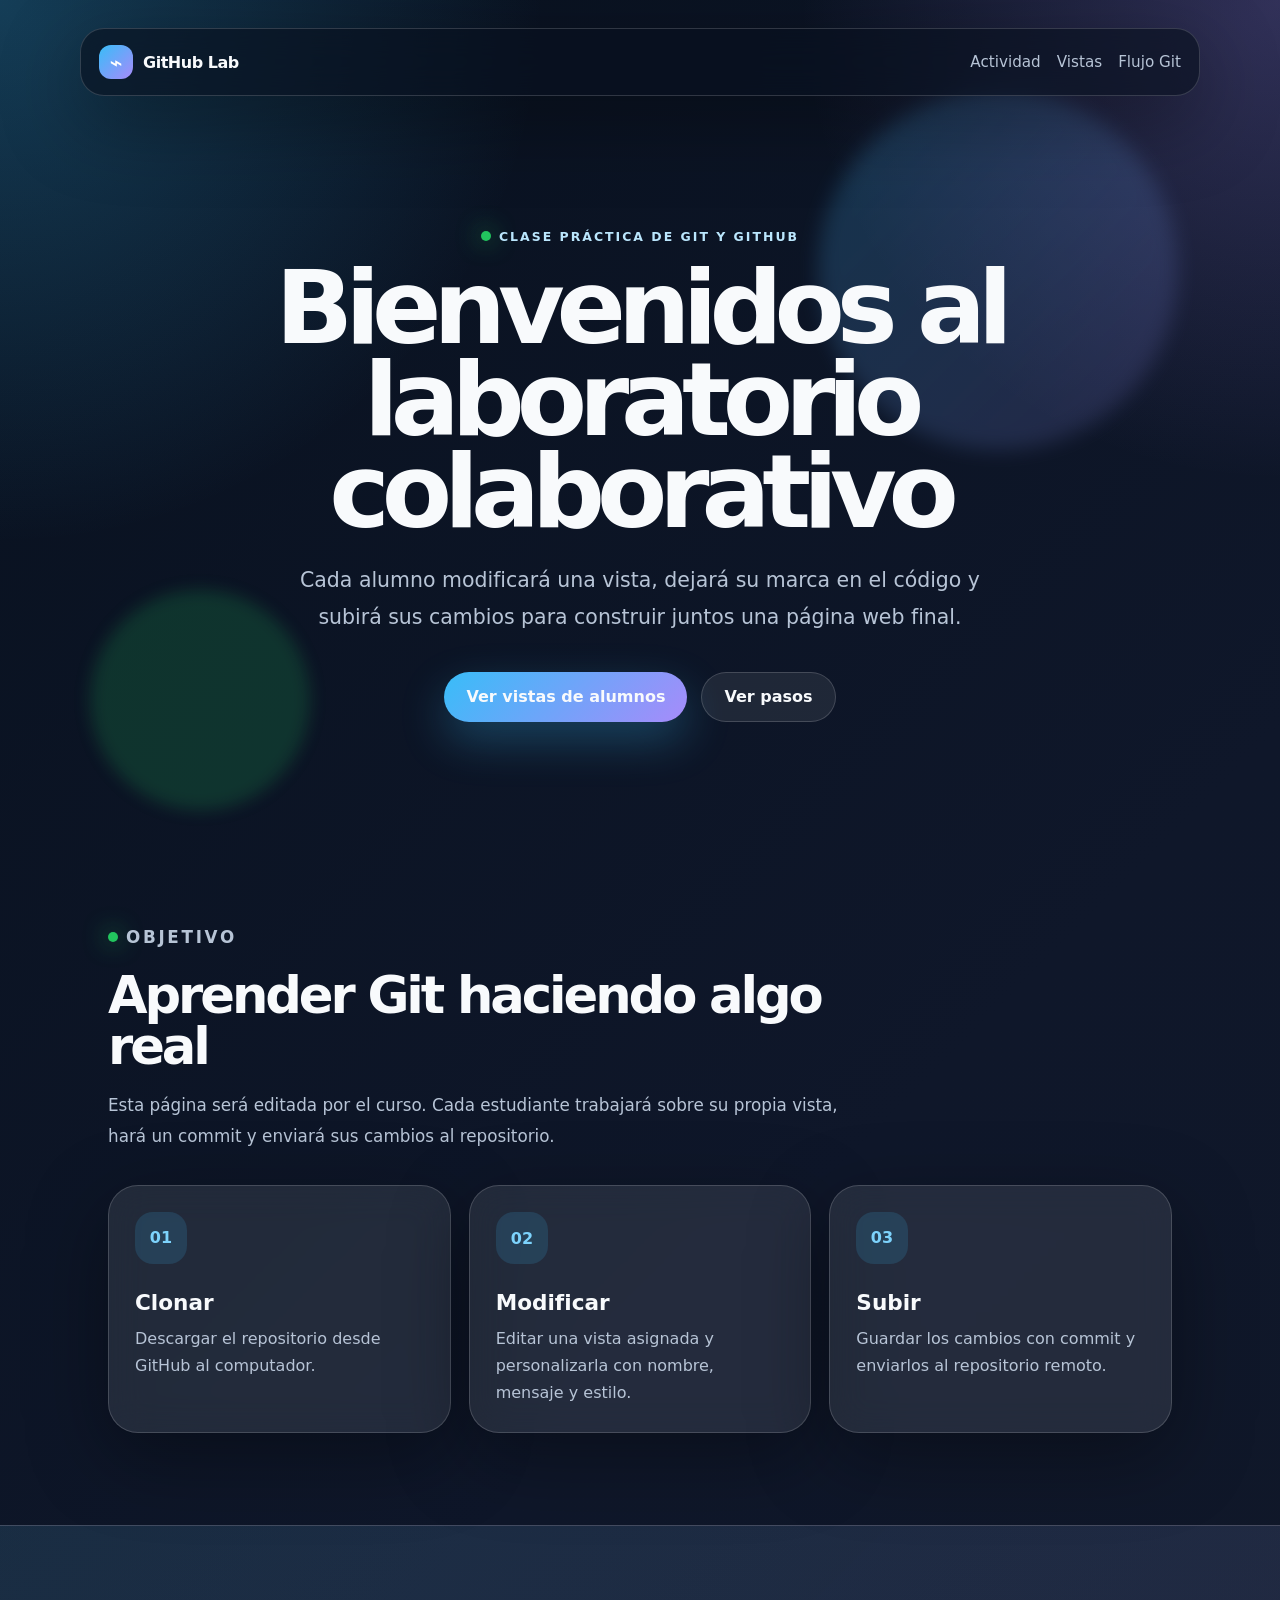
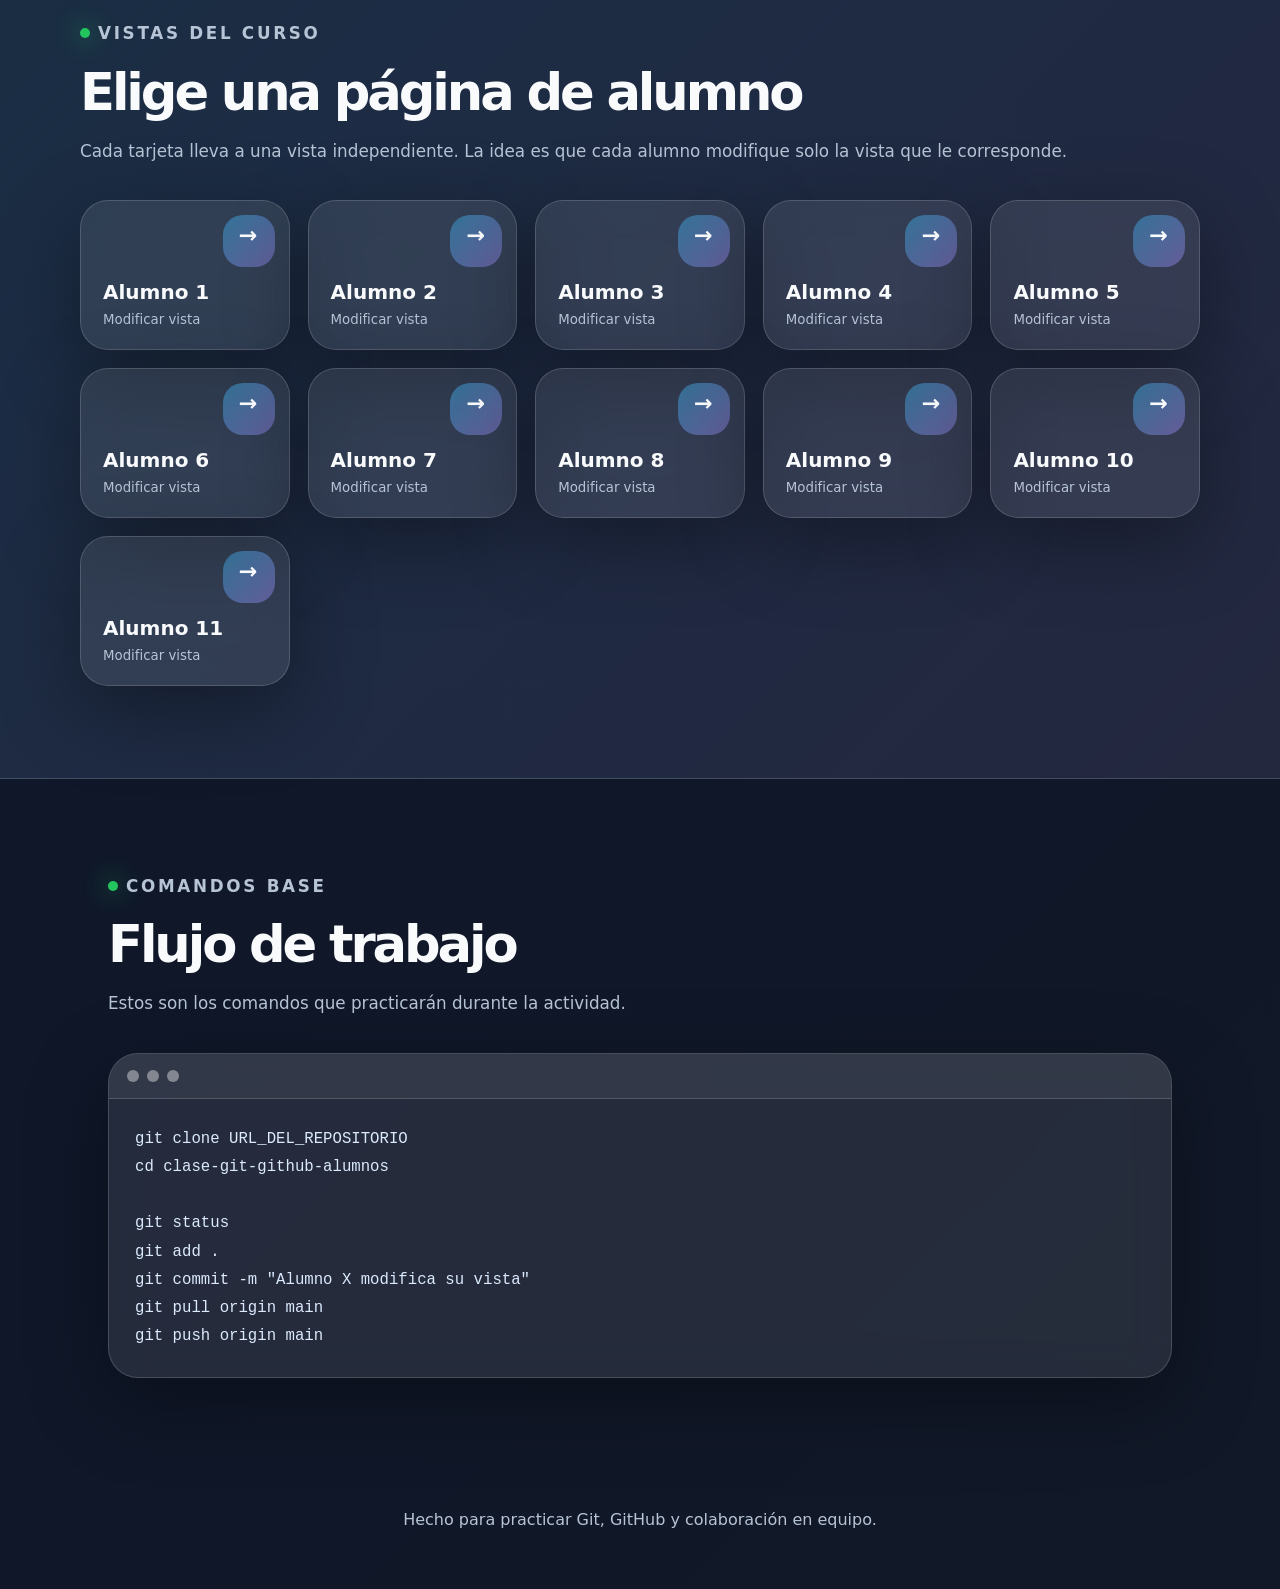
<file: index.html>
<!DOCTYPE html>
<html lang="es">
<head>
  <meta charset="UTF-8" />
  <meta name="viewport" content="width=device-width, initial-scale=1.0" />
  <title>Clase Git & GitHub | Bienvenidos</title>
  <link rel="stylesheet" href="./styles.css" />
</head>
<body>
  <header class="hero">
    <nav class="navbar">
      <a class="brand" href="./index.html">
        <span class="brand-icon">⌁</span>
        GitHub Lab
      </a>

      <div class="nav-links">
        <a href="#actividad">Actividad</a>
        <a href="#alumnos">Vistas</a>
        <a href="#flujo">Flujo Git</a>
      </div>
    </nav>

    <section class="hero-content">
      <p class="eyebrow">Clase práctica de Git y GitHub</p>
      <h1>Bienvenidos al laboratorio colaborativo</h1>
      <p class="hero-text">
        Cada alumno modificará una vista, dejará su marca en el código y subirá sus cambios
        para construir juntos una página web final.
      </p>

      <div class="hero-actions">
        <a class="btn primary" href="#alumnos">Ver vistas de alumnos</a>
        <a class="btn secondary" href="#flujo">Ver pasos</a>
      </div>
    </section>
  </header>

  <main>
    <section id="actividad" class="section">
      <div class="section-heading">
        <p class="eyebrow">Objetivo</p>
        <h2>Aprender Git haciendo algo real</h2>
        <p>
          Esta página será editada por el curso. Cada estudiante trabajará sobre su propia vista,
          hará un commit y enviará sus cambios al repositorio.
        </p>
      </div>

      <div class="feature-grid">
        <article class="feature-card">
          <span class="feature-number">01</span>
          <h3>Clonar</h3>
          <p>Descargar el repositorio desde GitHub al computador.</p>
        </article>

        <article class="feature-card">
          <span class="feature-number">02</span>
          <h3>Modificar</h3>
          <p>Editar una vista asignada y personalizarla con nombre, mensaje y estilo.</p>
        </article>

        <article class="feature-card">
          <span class="feature-number">03</span>
          <h3>Subir</h3>
          <p>Guardar los cambios con commit y enviarlos al repositorio remoto.</p>
        </article>
      </div>
    </section>

    <section id="alumnos" class="section dark-section">
      <div class="section-heading">
        <p class="eyebrow">Vistas del curso</p>
        <h2>Elige una página de alumno</h2>
        <p>
          Cada tarjeta lleva a una vista independiente. La idea es que cada alumno modifique solo
          la vista que le corresponde.
        </p>
      </div>

      <div class="student-grid">
        <a class="student-card" href="./alumnos/alumno1.html">
          <span>Alumno 1</span>
          <small>Modificar vista</small>
        </a>
        <a class="student-card" href="./alumnos/alumno2.html">
          <span>Alumno 2</span>
          <small>Modificar vista</small>
        </a>
        <a class="student-card" href="./alumnos/alumno3.html">
          <span>Alumno 3</span>
          <small>Modificar vista</small>
        </a>
        <a class="student-card" href="./alumnos/alumno4.html">
          <span>Alumno 4</span>
          <small>Modificar vista</small>
        </a>
        <a class="student-card" href="./alumnos/alumno5.html">
          <span>Alumno 5</span>
          <small>Modificar vista</small>
        </a>
        <a class="student-card" href="./alumnos/alumno6.html">
          <span>Alumno 6</span>
          <small>Modificar vista</small>
        </a>
        <a class="student-card" href="./alumnos/alumno7.html">
          <span>Alumno 7</span>
          <small>Modificar vista</small>
        </a>
        <a class="student-card" href="./alumnos/alumno8.html">
          <span>Alumno 8</span>
          <small>Modificar vista</small>
        </a>
        <a class="student-card" href="./alumnos/alumno9.html">
          <span>Alumno 9</span>
          <small>Modificar vista</small>
        </a>
        <a class="student-card" href="./alumnos/alumno10.html">
          <span>Alumno 10</span>
          <small>Modificar vista</small>
        </a>
        <a class="student-card" href="./alumnos/alumno10.html">
          <span>Alumno 11</span>
          <small>Modificar vista</small>
        </a>
      </div>
    </section>

    <section id="flujo" class="section">
      <div class="section-heading">
        <p class="eyebrow">Comandos base</p>
        <h2>Flujo de trabajo</h2>
        <p>Estos son los comandos que practicarán durante la actividad.</p>
      </div>

      <div class="terminal-card">
        <div class="terminal-header">
          <span></span><span></span><span></span>
        </div>
        <pre><code>git clone URL_DEL_REPOSITORIO
cd clase-git-github-alumnos

git status
git add .
git commit -m "Alumno X modifica su vista"
git pull origin main
git push origin main</code></pre>
      </div>
    </section>
  </main>

  <footer class="footer">
    <p>Hecho para practicar Git, GitHub y colaboración en equipo.</p>
  </footer>
</body>
</html>
</file>
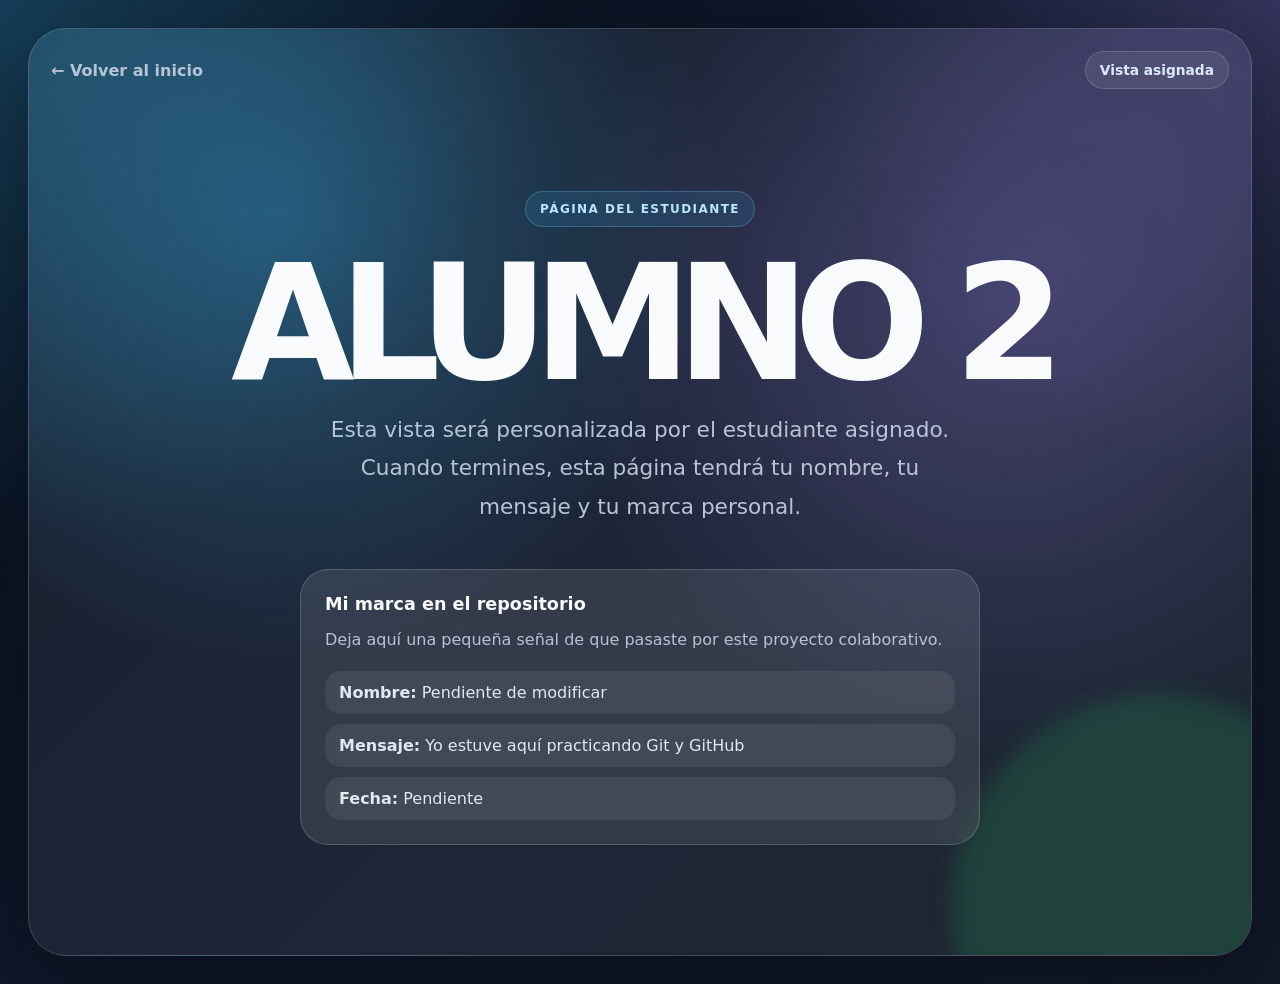
<file: alumnos/alumno1.html>
<!DOCTYPE html>
<html lang="es">
<head>
  <meta charset="UTF-8" />
  <meta name="viewport" content="width=device-width, initial-scale=1.0" />
  <title>Alumno 2 | GitHub Lab</title>
  <link rel="stylesheet" href="../styles.css" />
</head>
<body>
  <main class="student-page">
    <section class="student-hero">
      <div class="student-topbar">
        <a class="back-link" href="../index.html">← Volver al inicio</a>
        <span class="badge">Vista asignada</span>
      </div>

      <div class="student-content">
        <span class="student-label">Página del estudiante</span>

        <!-- 
          INSTRUCCIONES:
          1. Cambia el texto de abajo por tu nombre real.
          2. Cambia el mensaje por una frase propia.
          3. Modifica los datos de la tarjeta "Mi marca".
          4. Guarda, haz commit y sube tus cambios.
        -->

        <h1 class="student-name">Alumno 2</h1>

        <p class="student-message">
          Esta vista será personalizada por el estudiante asignado.
          Cuando termines, esta página tendrá tu nombre, tu mensaje y tu marca personal.
        </p>

        <article class="signature-card">
          <h2>Mi marca en el repositorio</h2>
          <p>
            Deja aquí una pequeña señal de que pasaste por este proyecto colaborativo.
          </p>

          <ul class="signature-list">
            <li><strong>Nombre:</strong> Pendiente de modificar</li>
            <li><strong>Mensaje:</strong> Yo estuve aquí practicando Git y GitHub</li>
            <li><strong>Fecha:</strong> Pendiente</li>
          </ul>
        </article>
      </div>
    </section>
  </main>
</body>
</html>
</file>
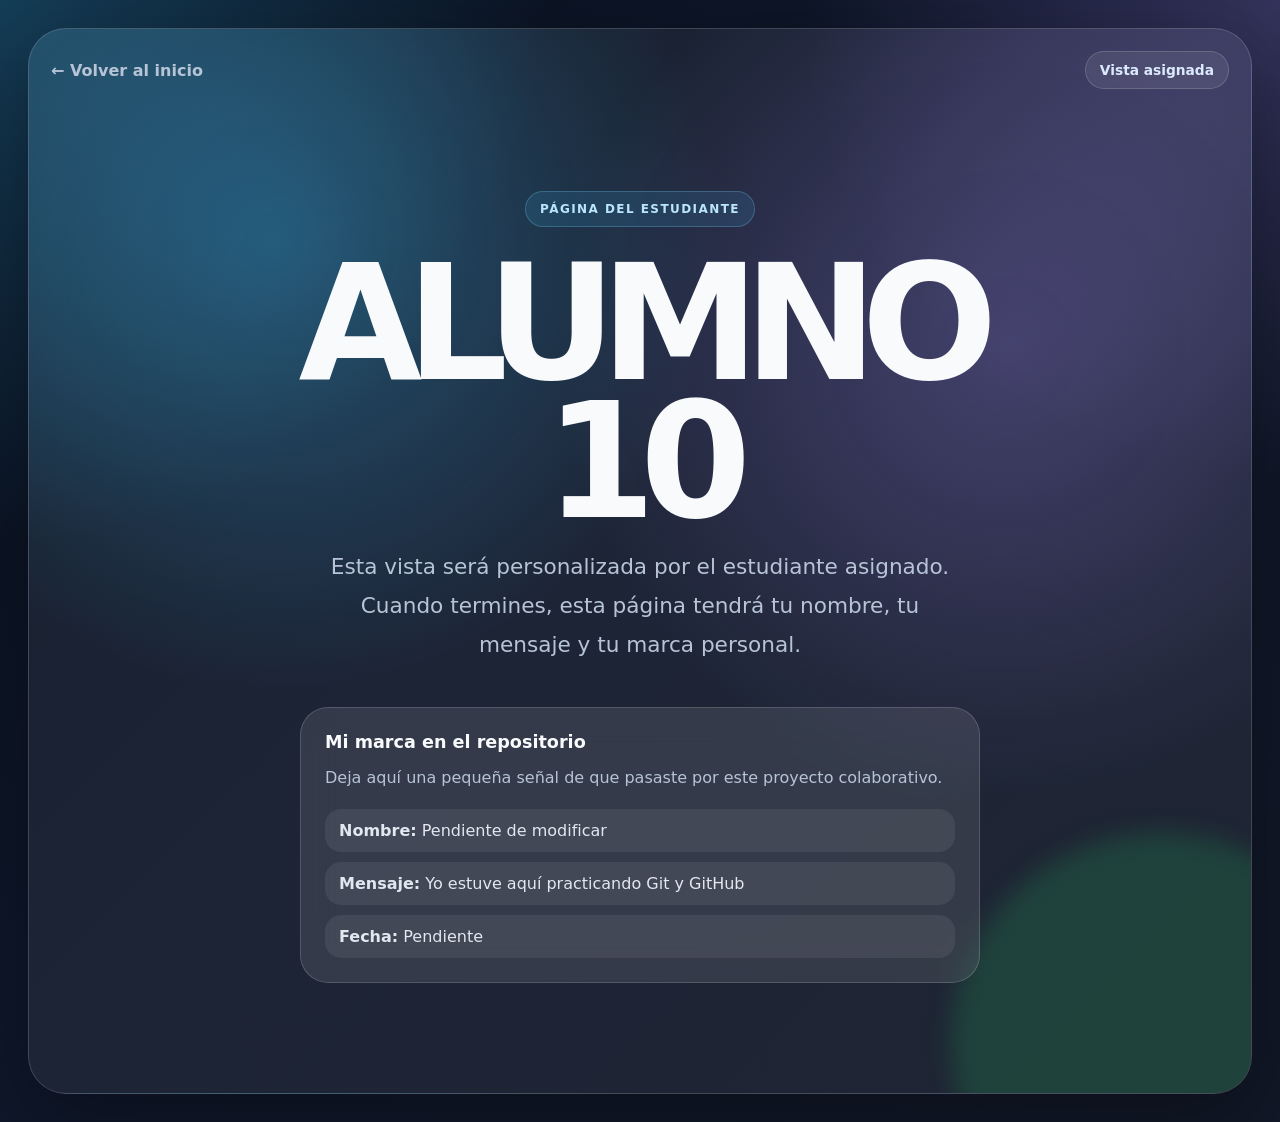
<file: alumnos/alumno10.html>
<!DOCTYPE html>
<html lang="es">
<head>
  <meta charset="UTF-8" />
  <meta name="viewport" content="width=device-width, initial-scale=1.0" />
  <title>Alumno 10 | GitHub Lab</title>
  <link rel="stylesheet" href="../styles.css" />
</head>
<body>
  <main class="student-page">
    <section class="student-hero">
      <div class="student-topbar">
        <a class="back-link" href="../index.html">← Volver al inicio</a>
        <span class="badge">Vista asignada</span>
      </div>

      <div class="student-content">
        <span class="student-label">Página del estudiante</span>

        <!-- 
          INSTRUCCIONES:
          1. Cambia el texto de abajo por tu nombre real.
          2. Cambia el mensaje por una frase propia.
          3. Modifica los datos de la tarjeta "Mi marca".
          4. Guarda, haz commit y sube tus cambios.
        -->

        <h1 class="student-name">Alumno 10</h1>

        <p class="student-message">
          Esta vista será personalizada por el estudiante asignado.
          Cuando termines, esta página tendrá tu nombre, tu mensaje y tu marca personal.
        </p>

        <article class="signature-card">
          <h2>Mi marca en el repositorio</h2>
          <p>
            Deja aquí una pequeña señal de que pasaste por este proyecto colaborativo.
          </p>

          <ul class="signature-list">
            <li><strong>Nombre:</strong> Pendiente de modificar</li>
            <li><strong>Mensaje:</strong> Yo estuve aquí practicando Git y GitHub</li>
            <li><strong>Fecha:</strong> Pendiente</li>
          </ul>
        </article>
      </div>
    </section>
  </main>
</body>
</html>
</file>
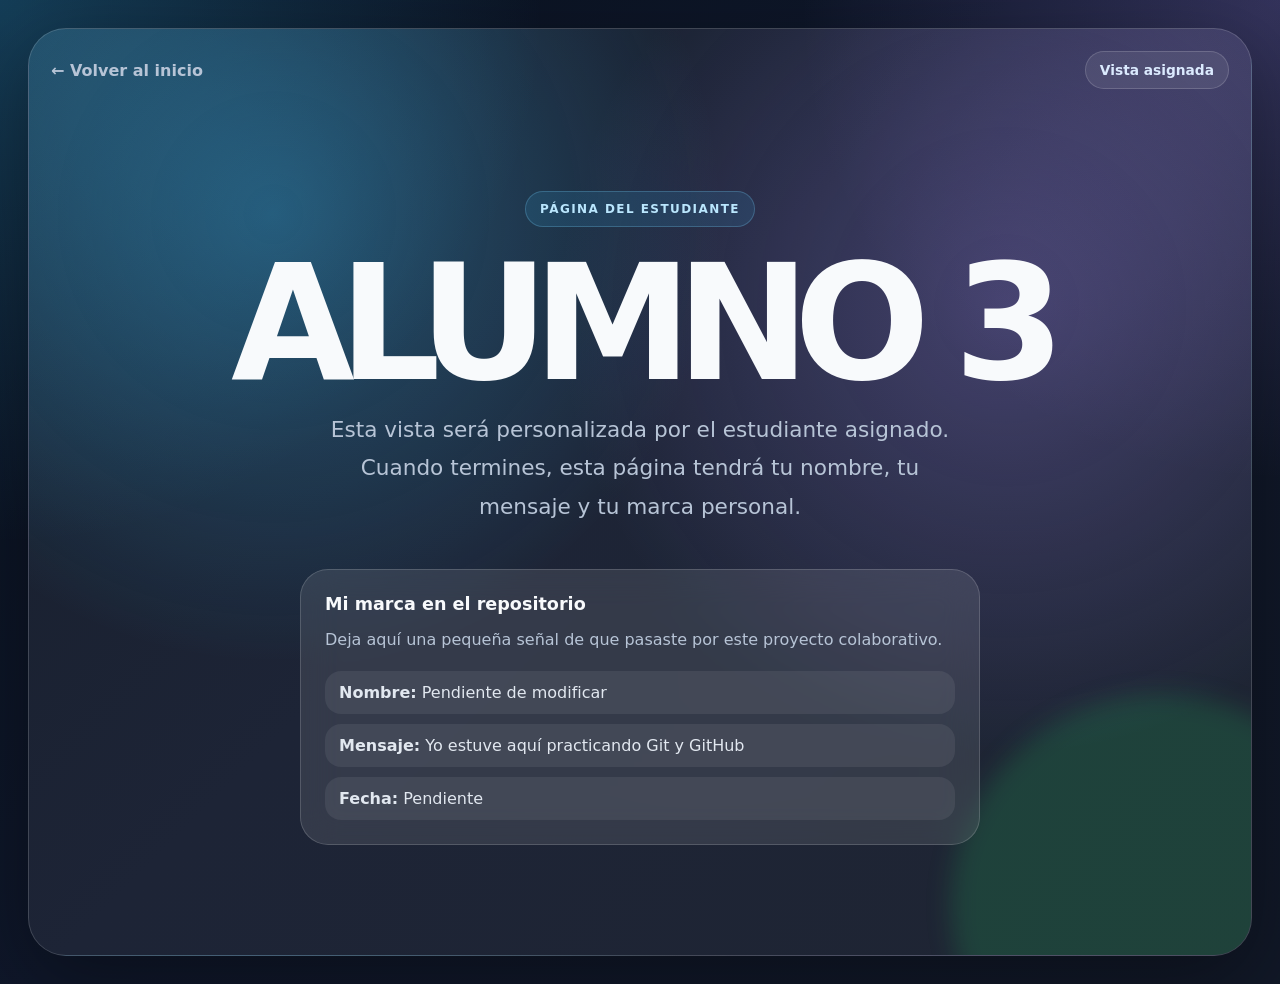
<file: alumnos/alumno3.html>
<!DOCTYPE html>
<html lang="es">
<head>
  <meta charset="UTF-8" />
  <meta name="viewport" content="width=device-width, initial-scale=1.0" />
  <title>Alumno 3 | GitHub Lab</title>
  <link rel="stylesheet" href="../styles.css" />
</head>
<body>
  <main class="student-page">
    <section class="student-hero">
      <div class="student-topbar">
        <a class="back-link" href="../index.html">← Volver al inicio</a>
        <span class="badge">Vista asignada</span>
      </div>

      <div class="student-content">
        <span class="student-label">Página del estudiante</span>

        <!-- 
          INSTRUCCIONES:
          1. Cambia el texto de abajo por tu nombre real.
          2. Cambia el mensaje por una frase propia.
          3. Modifica los datos de la tarjeta "Mi marca".
          4. Guarda, haz commit y sube tus cambios.
        -->

        <h1 class="student-name">Alumno 3</h1>

        <p class="student-message">
          Esta vista será personalizada por el estudiante asignado.
          Cuando termines, esta página tendrá tu nombre, tu mensaje y tu marca personal.
        </p>

        <article class="signature-card">
          <h2>Mi marca en el repositorio</h2>
          <p>
            Deja aquí una pequeña señal de que pasaste por este proyecto colaborativo.
          </p>

          <ul class="signature-list">
            <li><strong>Nombre:</strong> Pendiente de modificar</li>
            <li><strong>Mensaje:</strong> Yo estuve aquí practicando Git y GitHub</li>
            <li><strong>Fecha:</strong> Pendiente</li>
          </ul>
        </article>
      </div>
    </section>
  </main>
</body>
</html>
</file>
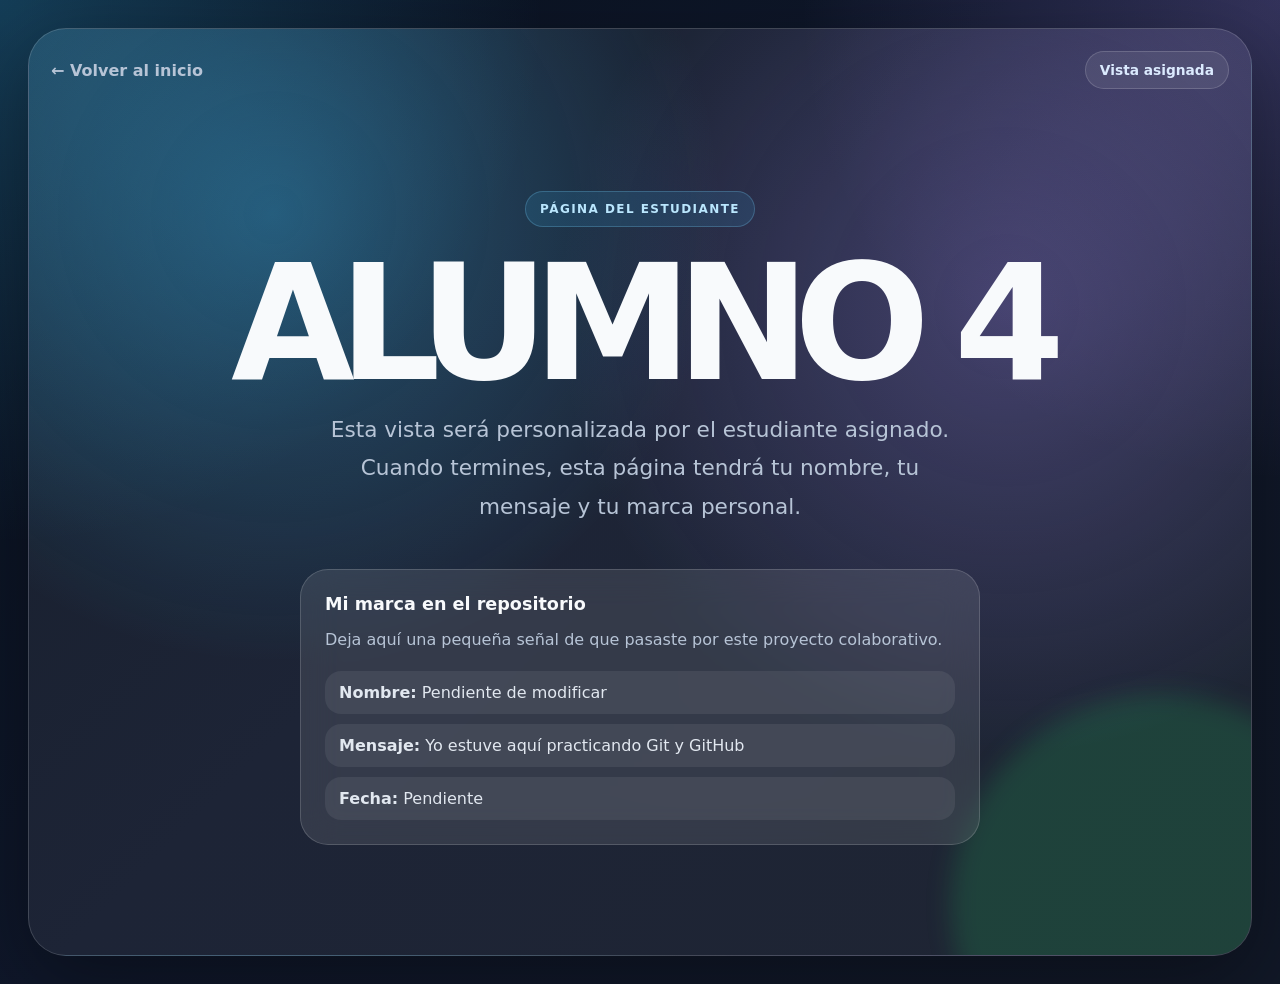
<file: alumnos/alumno4.html>
<!DOCTYPE html>
<html lang="es">
<head>
  <meta charset="UTF-8" />
  <meta name="viewport" content="width=device-width, initial-scale=1.0" />
  <title>Alumno 4 | GitHub Lab</title>
  <link rel="stylesheet" href="../styles.css" />
</head>
<body>
  <main class="student-page">
    <section class="student-hero">
      <div class="student-topbar">
        <a class="back-link" href="../index.html">← Volver al inicio</a>
        <span class="badge">Vista asignada</span>
      </div>

      <div class="student-content">
        <span class="student-label">Página del estudiante</span>

        <!-- 
          INSTRUCCIONES:
          1. Cambia el texto de abajo por tu nombre real.
          2. Cambia el mensaje por una frase propia.
          3. Modifica los datos de la tarjeta "Mi marca".
          4. Guarda, haz commit y sube tus cambios.
        -->

        <h1 class="student-name">Alumno 4</h1>

        <p class="student-message">
          Esta vista será personalizada por el estudiante asignado.
          Cuando termines, esta página tendrá tu nombre, tu mensaje y tu marca personal.
        </p>

        <article class="signature-card">
          <h2>Mi marca en el repositorio</h2>
          <p>
            Deja aquí una pequeña señal de que pasaste por este proyecto colaborativo.
          </p>

          <ul class="signature-list">
            <li><strong>Nombre:</strong> Pendiente de modificar</li>
            <li><strong>Mensaje:</strong> Yo estuve aquí practicando Git y GitHub</li>
            <li><strong>Fecha:</strong> Pendiente</li>
          </ul>
        </article>
      </div>
    </section>
  </main>
</body>
</html>
</file>
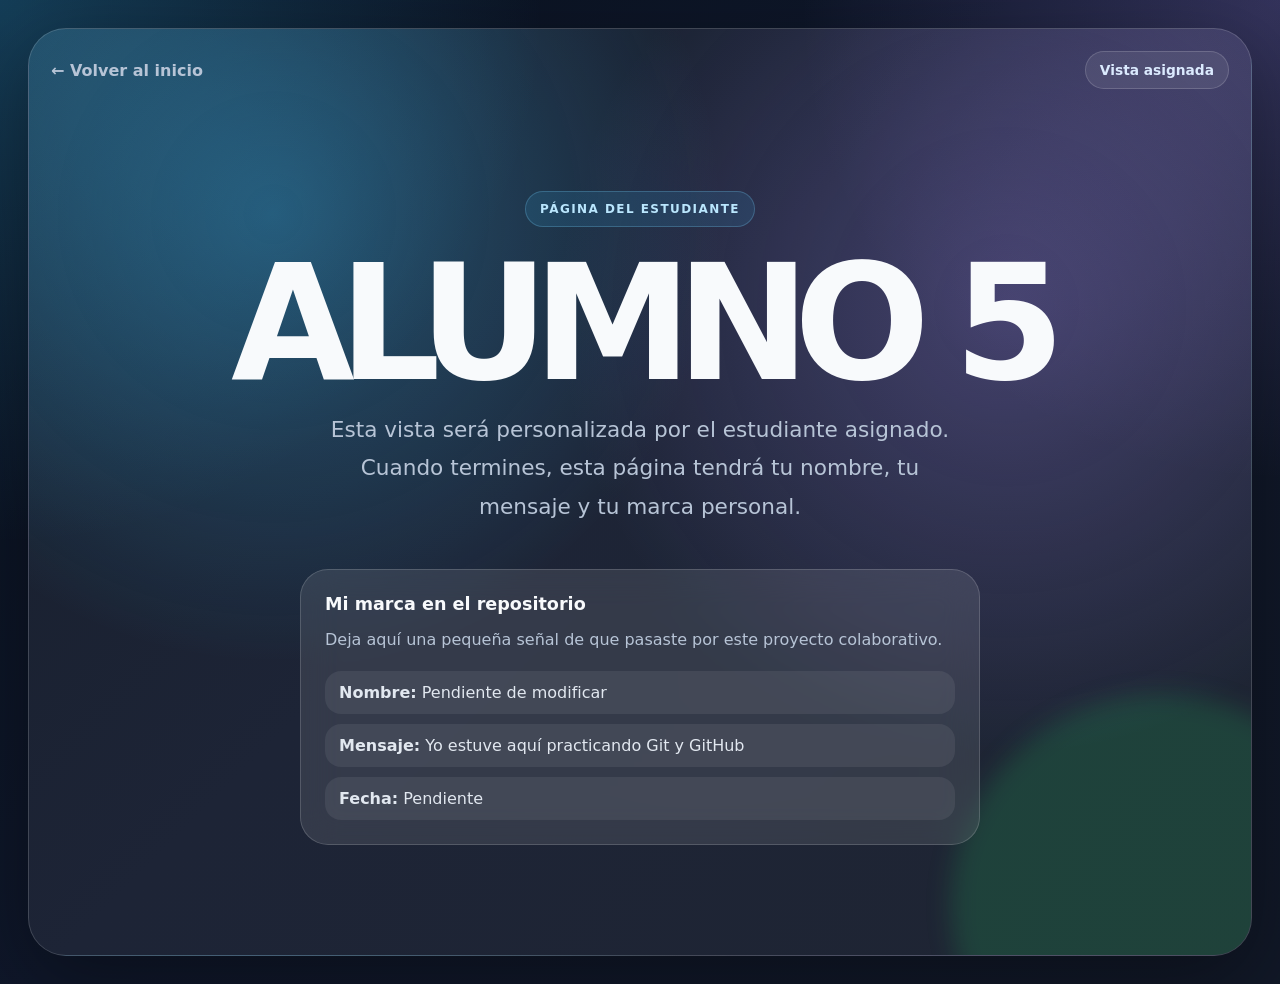
<file: alumnos/alumno5.html>
<!DOCTYPE html>
<html lang="es">
<head>
  <meta charset="UTF-8" />
  <meta name="viewport" content="width=device-width, initial-scale=1.0" />
  <title>Alumno 5 | GitHub Lab</title>
  <link rel="stylesheet" href="../styles.css" />
</head>
<body>
  <main class="student-page">
    <section class="student-hero">
      <div class="student-topbar">
        <a class="back-link" href="../index.html">← Volver al inicio</a>
        <span class="badge">Vista asignada</span>
      </div>

      <div class="student-content">
        <span class="student-label">Página del estudiante</span>

        <!-- 
          INSTRUCCIONES:
          1. Cambia el texto de abajo por tu nombre real.
          2. Cambia el mensaje por una frase propia.
          3. Modifica los datos de la tarjeta "Mi marca".
          4. Guarda, haz commit y sube tus cambios.
        -->

        <h1 class="student-name">Alumno 5</h1>

        <p class="student-message">
          Esta vista será personalizada por el estudiante asignado.
          Cuando termines, esta página tendrá tu nombre, tu mensaje y tu marca personal.
        </p>

        <article class="signature-card">
          <h2>Mi marca en el repositorio</h2>
          <p>
            Deja aquí una pequeña señal de que pasaste por este proyecto colaborativo.
          </p>

          <ul class="signature-list">
            <li><strong>Nombre:</strong> Pendiente de modificar</li>
            <li><strong>Mensaje:</strong> Yo estuve aquí practicando Git y GitHub</li>
            <li><strong>Fecha:</strong> Pendiente</li>
          </ul>
        </article>
      </div>
    </section>
  </main>
</body>
</html>
</file>
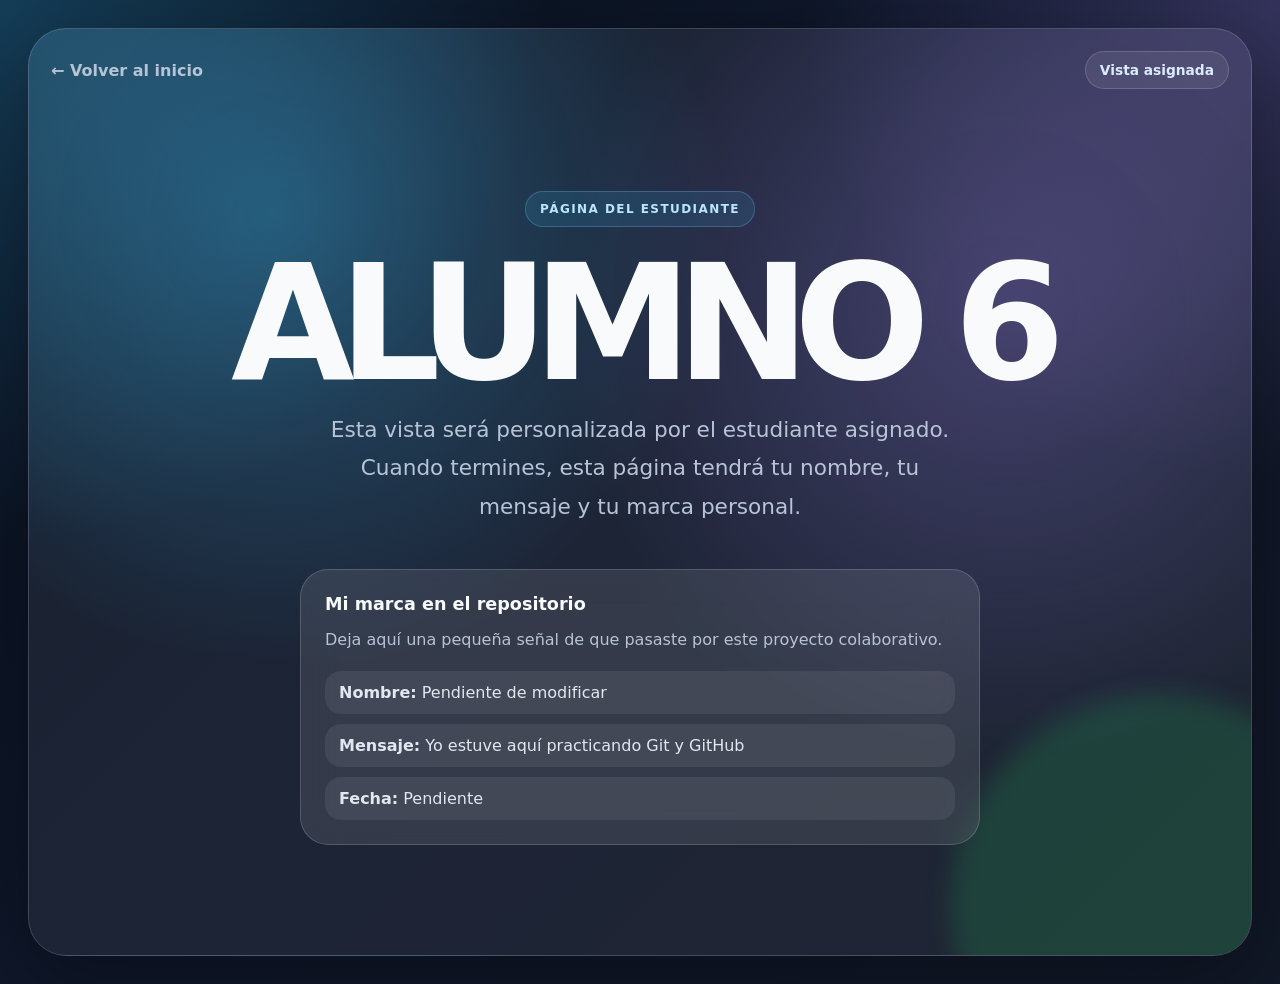
<file: alumnos/alumno6.html>
<!DOCTYPE html>
<html lang="es">
<head>
  <meta charset="UTF-8" />
  <meta name="viewport" content="width=device-width, initial-scale=1.0" />
  <title>Alumno 6 | GitHub Lab</title>
  <link rel="stylesheet" href="../styles.css" />
</head>
<body>
  <main class="student-page">
    <section class="student-hero">
      <div class="student-topbar">
        <a class="back-link" href="../index.html">← Volver al inicio</a>
        <span class="badge">Vista asignada</span>
      </div>

      <div class="student-content">
        <span class="student-label">Página del estudiante</span>

        <!-- 
          INSTRUCCIONES:
          1. Cambia el texto de abajo por tu nombre real.
          2. Cambia el mensaje por una frase propia.
          3. Modifica los datos de la tarjeta "Mi marca".
          4. Guarda, haz commit y sube tus cambios.
        -->

        <h1 class="student-name">Alumno 6</h1>

        <p class="student-message">
          Esta vista será personalizada por el estudiante asignado.
          Cuando termines, esta página tendrá tu nombre, tu mensaje y tu marca personal.
        </p>

        <article class="signature-card">
          <h2>Mi marca en el repositorio</h2>
          <p>
            Deja aquí una pequeña señal de que pasaste por este proyecto colaborativo.
          </p>

          <ul class="signature-list">
            <li><strong>Nombre:</strong> Pendiente de modificar</li>
            <li><strong>Mensaje:</strong> Yo estuve aquí practicando Git y GitHub</li>
            <li><strong>Fecha:</strong> Pendiente</li>
          </ul>
        </article>
      </div>
    </section>
  </main>
</body>
</html>
</file>
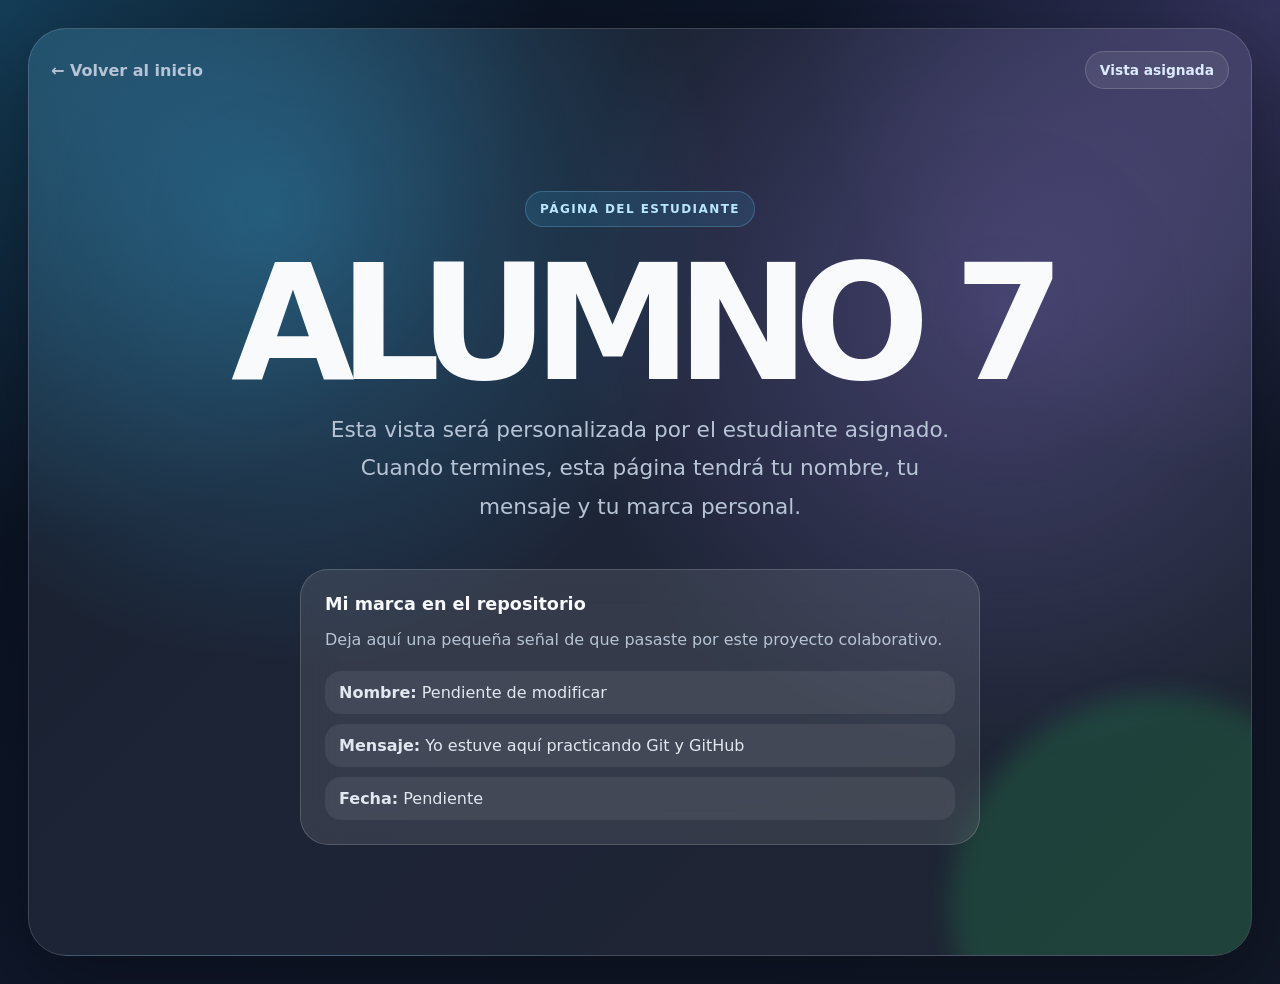
<file: alumnos/alumno7.html>
<!DOCTYPE html>
<html lang="es">
<head>
  <meta charset="UTF-8" />
  <meta name="viewport" content="width=device-width, initial-scale=1.0" />
  <title>Alumno 7 | GitHub Lab</title>
  <link rel="stylesheet" href="../styles.css" />
</head>
<body>
  <main class="student-page">
    <section class="student-hero">
      <div class="student-topbar">
        <a class="back-link" href="../index.html">← Volver al inicio</a>
        <span class="badge">Vista asignada</span>
      </div>

      <div class="student-content">
        <span class="student-label">Página del estudiante</span>

        <!-- 
          INSTRUCCIONES:
          1. Cambia el texto de abajo por tu nombre real.
          2. Cambia el mensaje por una frase propia.
          3. Modifica los datos de la tarjeta "Mi marca".
          4. Guarda, haz commit y sube tus cambios.
        -->

        <h1 class="student-name">Alumno 7</h1>

        <p class="student-message">
          Esta vista será personalizada por el estudiante asignado.
          Cuando termines, esta página tendrá tu nombre, tu mensaje y tu marca personal.
        </p>

        <article class="signature-card">
          <h2>Mi marca en el repositorio</h2>
          <p>
            Deja aquí una pequeña señal de que pasaste por este proyecto colaborativo.
          </p>

          <ul class="signature-list">
            <li><strong>Nombre:</strong> Pendiente de modificar</li>
            <li><strong>Mensaje:</strong> Yo estuve aquí practicando Git y GitHub</li>
            <li><strong>Fecha:</strong> Pendiente</li>
          </ul>
        </article>
      </div>
    </section>
  </main>
</body>
</html>
</file>
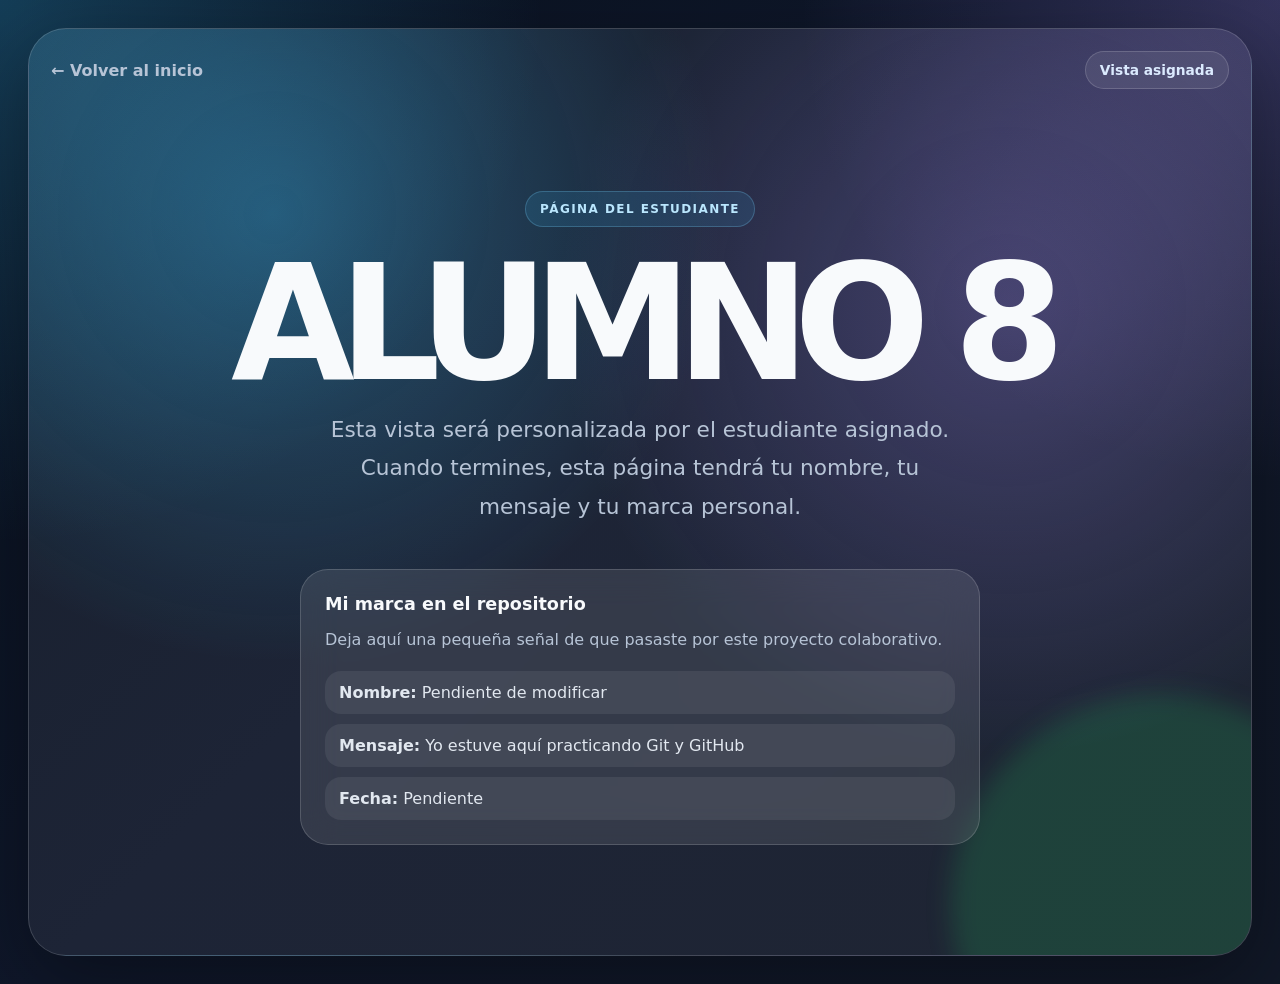
<file: alumnos/alumno8.html>
<!DOCTYPE html>
<html lang="es">
<head>
  <meta charset="UTF-8" />
  <meta name="viewport" content="width=device-width, initial-scale=1.0" />
  <title>Alumno 8 | GitHub Lab</title>
  <link rel="stylesheet" href="../styles.css" />
</head>
<body>
  <main class="student-page">
    <section class="student-hero">
      <div class="student-topbar">
        <a class="back-link" href="../index.html">← Volver al inicio</a>
        <span class="badge">Vista asignada</span>
      </div>

      <div class="student-content">
        <span class="student-label">Página del estudiante</span>

        <!-- 
          INSTRUCCIONES:
          1. Cambia el texto de abajo por tu nombre real.
          2. Cambia el mensaje por una frase propia.
          3. Modifica los datos de la tarjeta "Mi marca".
          4. Guarda, haz commit y sube tus cambios.
        -->

        <h1 class="student-name">Alumno 8</h1>

        <p class="student-message">
          Esta vista será personalizada por el estudiante asignado.
          Cuando termines, esta página tendrá tu nombre, tu mensaje y tu marca personal.
        </p>

        <article class="signature-card">
          <h2>Mi marca en el repositorio</h2>
          <p>
            Deja aquí una pequeña señal de que pasaste por este proyecto colaborativo.
          </p>

          <ul class="signature-list">
            <li><strong>Nombre:</strong> Pendiente de modificar</li>
            <li><strong>Mensaje:</strong> Yo estuve aquí practicando Git y GitHub</li>
            <li><strong>Fecha:</strong> Pendiente</li>
          </ul>
        </article>
      </div>
    </section>
  </main>
</body>
</html>
</file>
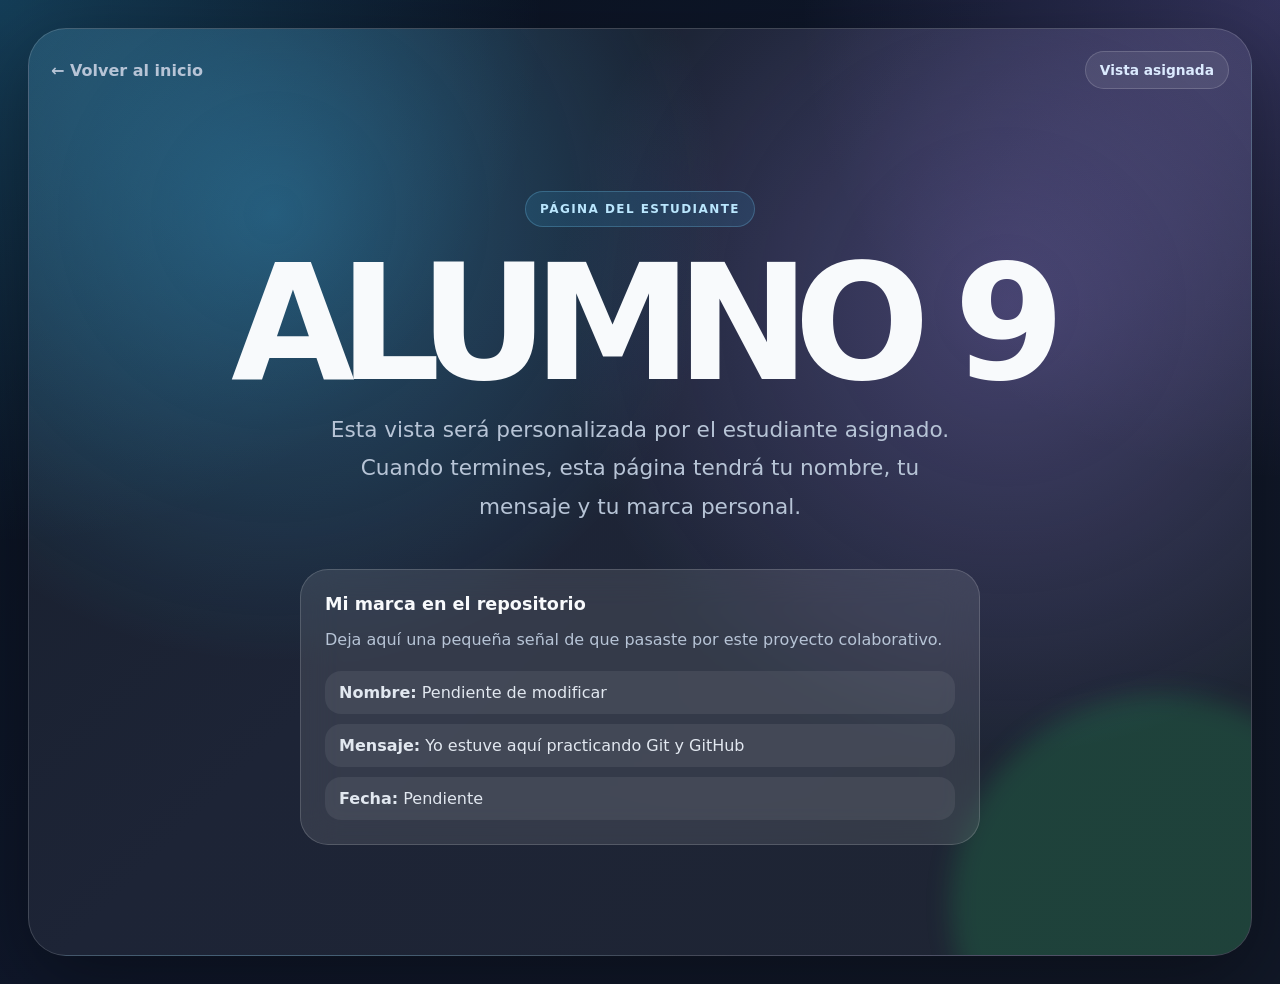
<file: alumnos/alumno9.html>
<!DOCTYPE html>
<html lang="es">
<head>
  <meta charset="UTF-8" />
  <meta name="viewport" content="width=device-width, initial-scale=1.0" />
  <title>Alumno 9 | GitHub Lab</title>
  <link rel="stylesheet" href="../styles.css" />
</head>
<body>
  <main class="student-page">
    <section class="student-hero">
      <div class="student-topbar">
        <a class="back-link" href="../index.html">← Volver al inicio</a>
        <span class="badge">Vista asignada</span>
      </div>

      <div class="student-content">
        <span class="student-label">Página del estudiante</span>

        <!-- 
          INSTRUCCIONES:
          1. Cambia el texto de abajo por tu nombre real.
          2. Cambia el mensaje por una frase propia.
          3. Modifica los datos de la tarjeta "Mi marca".
          4. Guarda, haz commit y sube tus cambios.
        -->

        <h1 class="student-name">Alumno 9</h1>

        <p class="student-message">
          Esta vista será personalizada por el estudiante asignado.
          Cuando termines, esta página tendrá tu nombre, tu mensaje y tu marca personal.
        </p>

        <article class="signature-card">
          <h2>Mi marca en el repositorio</h2>
          <p>
            Deja aquí una pequeña señal de que pasaste por este proyecto colaborativo.
          </p>

          <ul class="signature-list">
            <li><strong>Nombre:</strong> Pendiente de modificar</li>
            <li><strong>Mensaje:</strong> Yo estuve aquí practicando Git y GitHub</li>
            <li><strong>Fecha:</strong> Pendiente</li>
          </ul>
        </article>
      </div>
    </section>
  </main>
</body>
</html>
</file>
<file: styles.css>
* {
  box-sizing: border-box;
  margin: 0;
  padding: 0;
}

:root {
  --bg: #08111f;
  --bg-soft: #101c2f;
  --card: rgba(255, 255, 255, 0.09);
  --card-strong: rgba(255, 255, 255, 0.14);
  --text: #f8fafc;
  --muted: #b7c4d6;
  --accent: #38bdf8;
  --accent-2: #a78bfa;
  --accent-3: #22c55e;
  --line: rgba(255, 255, 255, 0.16);
  --shadow: 0 24px 80px rgba(0, 0, 0, 0.35);
}

html {
  scroll-behavior: smooth;
}

body {
  min-height: 100vh;
  font-family: Inter, ui-sans-serif, system-ui, -apple-system, BlinkMacSystemFont, "Segoe UI", sans-serif;
  background:
    radial-gradient(circle at top left, rgba(56, 189, 248, 0.26), transparent 34rem),
    radial-gradient(circle at top right, rgba(167, 139, 250, 0.24), transparent 30rem),
    linear-gradient(135deg, #08111f 0%, #0f172a 45%, #111827 100%);
  color: var(--text);
}

a {
  color: inherit;
  text-decoration: none;
}

.hero {
  position: relative;
  min-height: 92vh;
  overflow: hidden;
  padding: 28px;
}

.hero::before {
  content: "";
  position: absolute;
  inset: 90px 8% auto auto;
  width: 360px;
  height: 360px;
  border-radius: 999px;
  background: linear-gradient(135deg, rgba(56, 189, 248, 0.36), rgba(167, 139, 250, 0.28));
  filter: blur(10px);
  opacity: 0.55;
  animation: float 7s ease-in-out infinite;
}

.hero::after {
  content: "";
  position: absolute;
  inset: auto auto 20px 7%;
  width: 220px;
  height: 220px;
  border-radius: 999px;
  background: rgba(34, 197, 94, 0.18);
  filter: blur(8px);
  animation: float 9s ease-in-out infinite reverse;
}

.navbar {
  position: relative;
  z-index: 2;
  max-width: 1120px;
  margin: 0 auto;
  padding: 16px 18px;
  display: flex;
  align-items: center;
  justify-content: space-between;
  border: 1px solid var(--line);
  border-radius: 24px;
  background: rgba(8, 17, 31, 0.64);
  backdrop-filter: blur(18px);
  box-shadow: var(--shadow);
}

.brand {
  display: inline-flex;
  align-items: center;
  gap: 10px;
  font-weight: 800;
  letter-spacing: -0.03em;
}

.brand-icon {
  display: grid;
  place-items: center;
  width: 34px;
  height: 34px;
  border-radius: 12px;
  background: linear-gradient(135deg, var(--accent), var(--accent-2));
  color: white;
  font-size: 1.35rem;
}

.nav-links {
  display: flex;
  gap: 16px;
  color: var(--muted);
  font-size: 0.95rem;
}

.nav-links a {
  transition: color 0.2s ease, transform 0.2s ease;
}

.nav-links a:hover {
  color: var(--text);
  transform: translateY(-1px);
}

.hero-content {
  position: relative;
  z-index: 2;
  max-width: 920px;
  margin: 0 auto;
  padding: 130px 0 80px;
  text-align: center;
}

.eyebrow {
  display: inline-flex;
  align-items: center;
  gap: 8px;
  margin-bottom: 18px;
  color: #bae6fd;
  font-weight: 800;
  text-transform: uppercase;
  letter-spacing: 0.16em;
  font-size: 0.78rem;
}

.eyebrow::before {
  content: "";
  width: 10px;
  height: 10px;
  border-radius: 999px;
  background: var(--accent-3);
  box-shadow: 0 0 24px var(--accent-3);
}

.hero h1 {
  font-size: clamp(3rem, 8vw, 6.7rem);
  line-height: 0.9;
  letter-spacing: -0.08em;
  max-width: 900px;
  margin: 0 auto 24px;
}

.hero-text {
  max-width: 680px;
  margin: 0 auto;
  color: var(--muted);
  font-size: clamp(1.05rem, 2vw, 1.28rem);
  line-height: 1.8;
}

.hero-actions {
  display: flex;
  justify-content: center;
  gap: 14px;
  flex-wrap: wrap;
  margin-top: 36px;
}

.btn {
  display: inline-flex;
  align-items: center;
  justify-content: center;
  min-height: 50px;
  padding: 0 22px;
  border-radius: 999px;
  font-weight: 800;
  transition: transform 0.2s ease, box-shadow 0.2s ease;
}

.btn:hover {
  transform: translateY(-3px);
}

.btn.primary {
  background: linear-gradient(135deg, var(--accent), var(--accent-2));
  box-shadow: 0 18px 45px rgba(56, 189, 248, 0.28);
}

.btn.secondary {
  border: 1px solid var(--line);
  background: rgba(255, 255, 255, 0.08);
}

.section {
  max-width: 1120px;
  margin: 0 auto;
  padding: 92px 28px;
}

.section-heading {
  max-width: 760px;
  margin-bottom: 34px;
}

.section-heading h2 {
  font-size: clamp(2rem, 4vw, 3.7rem);
  line-height: 1;
  letter-spacing: -0.06em;
  margin-bottom: 18px;
}

.section-heading p {
  color: var(--muted);
  line-height: 1.8;
  font-size: 1.05rem;
}

.feature-grid,
.student-grid {
  display: grid;
  grid-template-columns: repeat(3, 1fr);
  gap: 18px;
}

.feature-card,
.student-card,
.terminal-card {
  border: 1px solid var(--line);
  background: var(--card);
  backdrop-filter: blur(18px);
  box-shadow: var(--shadow);
}

.feature-card {
  min-height: 220px;
  padding: 26px;
  border-radius: 30px;
  transition: transform 0.2s ease, background 0.2s ease;
}

.feature-card:hover {
  transform: translateY(-6px);
  background: var(--card-strong);
}

.feature-number {
  display: inline-grid;
  place-items: center;
  width: 52px;
  height: 52px;
  margin-bottom: 26px;
  border-radius: 18px;
  background: rgba(56, 189, 248, 0.15);
  color: #7dd3fc;
  font-weight: 900;
}

.feature-card h3 {
  font-size: 1.35rem;
  margin-bottom: 10px;
}

.feature-card p {
  color: var(--muted);
  line-height: 1.7;
}

.dark-section {
  max-width: none;
  border-top: 1px solid var(--line);
  border-bottom: 1px solid var(--line);
  background:
    linear-gradient(135deg, rgba(56, 189, 248, 0.1), rgba(167, 139, 250, 0.08)),
    rgba(255, 255, 255, 0.03);
}

.dark-section > * {
  max-width: 1120px;
  margin-left: auto;
  margin-right: auto;
}

.student-grid {
  grid-template-columns: repeat(5, 1fr);
}

.student-card {
  position: relative;
  min-height: 150px;
  padding: 22px;
  border-radius: 28px;
  overflow: hidden;
  display: flex;
  flex-direction: column;
  justify-content: flex-end;
  transition: transform 0.2s ease, border-color 0.2s ease, background 0.2s ease;
}

.student-card::before {
  content: "";
  position: absolute;
  inset: 14px 14px auto auto;
  width: 52px;
  height: 52px;
  border-radius: 20px;
  background: linear-gradient(135deg, rgba(56, 189, 248, 0.42), rgba(167, 139, 250, 0.42));
}

.student-card::after {
  content: "→";
  position: absolute;
  top: 21px;
  right: 31px;
  font-size: 1.4rem;
  font-weight: 900;
}

.student-card:hover {
  transform: translateY(-7px) scale(1.01);
  border-color: rgba(125, 211, 252, 0.7);
  background: var(--card-strong);
}

.student-card span {
  position: relative;
  z-index: 1;
  font-size: 1.25rem;
  font-weight: 900;
}

.student-card small {
  position: relative;
  z-index: 1;
  margin-top: 8px;
  color: var(--muted);
}

.terminal-card {
  overflow: hidden;
  border-radius: 30px;
}

.terminal-header {
  display: flex;
  gap: 8px;
  padding: 16px 18px;
  border-bottom: 1px solid var(--line);
  background: rgba(255, 255, 255, 0.06);
}

.terminal-header span {
  width: 12px;
  height: 12px;
  border-radius: 999px;
  background: rgba(255, 255, 255, 0.4);
}

pre {
  padding: 26px;
  overflow-x: auto;
  color: #dbeafe;
  line-height: 1.8;
  font-size: 0.98rem;
}

.footer {
  max-width: 1120px;
  margin: 0 auto;
  padding: 40px 28px 60px;
  color: var(--muted);
  text-align: center;
}

/* Páginas individuales de alumnos */

.student-page {
  min-height: 100vh;
  padding: 28px;
}

.student-hero {
  position: relative;
  min-height: calc(100vh - 56px);
  border: 1px solid var(--line);
  border-radius: 38px;
  overflow: hidden;
  background:
    radial-gradient(circle at 20% 20%, rgba(56, 189, 248, 0.32), transparent 28rem),
    radial-gradient(circle at 80% 30%, rgba(167, 139, 250, 0.28), transparent 28rem),
    rgba(255, 255, 255, 0.06);
  box-shadow: var(--shadow);
}

.student-hero::before {
  content: "";
  position: absolute;
  inset: auto -120px -160px auto;
  width: 420px;
  height: 420px;
  border-radius: 999px;
  background: rgba(34, 197, 94, 0.18);
  filter: blur(12px);
}

.student-topbar {
  position: relative;
  z-index: 2;
  padding: 22px;
  display: flex;
  justify-content: space-between;
  gap: 16px;
  align-items: center;
}

.back-link {
  display: inline-flex;
  align-items: center;
  gap: 8px;
  color: var(--muted);
  font-weight: 800;
  transition: color 0.2s ease, transform 0.2s ease;
}

.back-link:hover {
  color: var(--text);
  transform: translateX(-2px);
}

.badge {
  padding: 10px 14px;
  border: 1px solid var(--line);
  border-radius: 999px;
  color: #dbeafe;
  background: rgba(255, 255, 255, 0.08);
  font-size: 0.86rem;
  font-weight: 800;
}

.student-content {
  position: relative;
  z-index: 2;
  max-width: 900px;
  margin: 0 auto;
  padding: 80px 28px 110px;
  text-align: center;
}

.student-label {
  display: inline-flex;
  padding: 10px 14px;
  border-radius: 999px;
  color: #bae6fd;
  background: rgba(56, 189, 248, 0.12);
  border: 1px solid rgba(125, 211, 252, 0.25);
  font-weight: 900;
  letter-spacing: 0.12em;
  text-transform: uppercase;
  font-size: 0.75rem;
}

.student-name {
  margin: 28px auto 18px;
  font-size: clamp(4rem, 13vw, 10rem);
  line-height: 0.86;
  letter-spacing: -0.1em;
  text-transform: uppercase;
}

.student-message {
  max-width: 650px;
  margin: 0 auto;
  color: var(--muted);
  font-size: clamp(1.05rem, 2vw, 1.35rem);
  line-height: 1.8;
}

.signature-card {
  max-width: 680px;
  margin: 42px auto 0;
  padding: 24px;
  border: 1px solid var(--line);
  border-radius: 28px;
  background: rgba(255, 255, 255, 0.1);
  backdrop-filter: blur(18px);
  text-align: left;
}

.signature-card h2 {
  margin-bottom: 12px;
  font-size: 1.1rem;
}

.signature-card p {
  color: var(--muted);
  line-height: 1.7;
}

.signature-list {
  display: grid;
  gap: 10px;
  margin-top: 18px;
  list-style: none;
}

.signature-list li {
  padding: 12px 14px;
  border-radius: 16px;
  background: rgba(255, 255, 255, 0.07);
  color: #e2e8f0;
}

@keyframes float {
  0%, 100% {
    transform: translateY(0) rotate(0deg);
  }

  50% {
    transform: translateY(18px) rotate(5deg);
  }
}

@media (max-width: 900px) {
  .feature-grid,
  .student-grid {
    grid-template-columns: repeat(2, 1fr);
  }

  .nav-links {
    display: none;
  }
}

@media (max-width: 600px) {
  .hero,
  .student-page {
    padding: 16px;
  }

  .section {
    padding: 70px 18px;
  }

  .feature-grid,
  .student-grid {
    grid-template-columns: 1fr;
  }

  .hero-content {
    padding-top: 92px;
  }

  .student-content {
    padding-top: 60px;
  }
}
</file>
